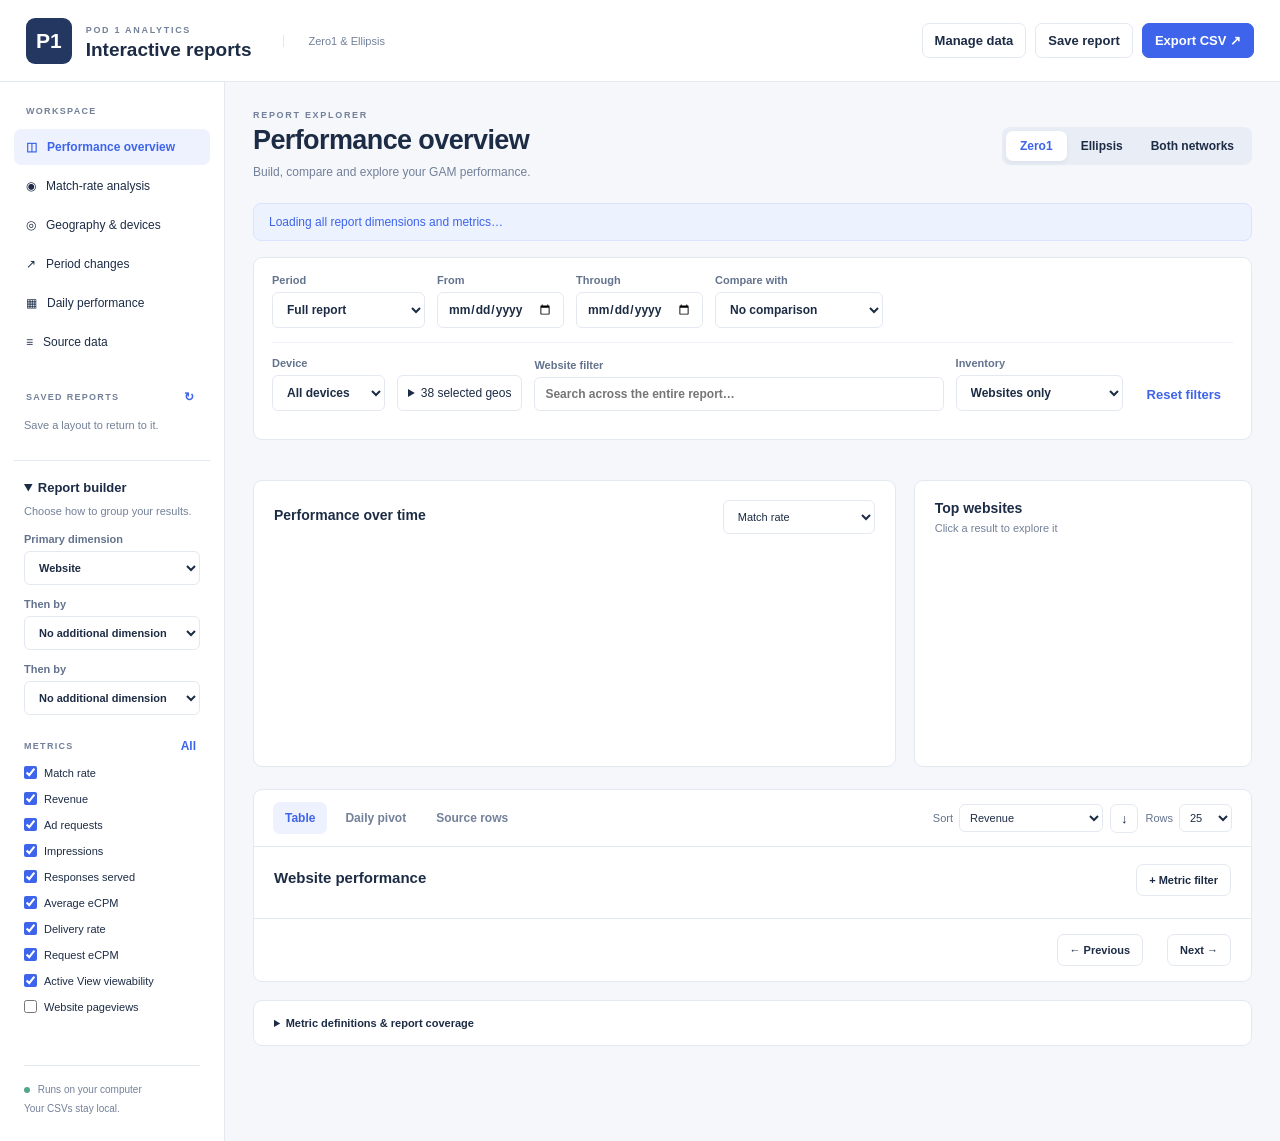
<file: index.html>
<!doctype html>
<html lang="en"><head><meta charset="utf-8"><meta name="viewport" content="width=device-width,initial-scale=1"><title>Pod 1 · Interactive reports</title><link rel="stylesheet" href="explorer.css"></head>
<body>
<header class="app-header"><div class="logo">P1</div><div><span class="eyebrow">POD 1 ANALYTICS</span><h1>Interactive reports</h1></div><span class="header-tag">Zero1 & Ellipsis</span><div class="header-actions"><button id="sourcesBtn">Manage data</button><button id="saveBtn">Save report</button><button class="primary" id="exportBtn">Export CSV ↗</button></div></header>
<div class="app-layout">
<aside class="sidebar">
 <div class="side-heading">WORKSPACE</div><button class="nav-item active" data-preset="overview">◫ &nbsp; Performance overview</button><button class="nav-item" data-preset="match">◉ &nbsp; Match-rate analysis</button><button class="nav-item" data-preset="geo">◎ &nbsp; Geography & devices</button><button class="nav-item" data-preset="changes">↗ &nbsp; Period changes</button><button class="nav-item" data-preset="daily">▦ &nbsp; Daily performance</button><button class="nav-item" data-preset="raw">≡ &nbsp; Source data</button>
 <div class="side-heading saved-heading">SAVED REPORTS <button id="savedToggle" title="Refresh saved reports">↻</button></div><div id="savedReports"><p class="muted small">Save a layout to return to it.</p></div>
 <details class="builder" open><summary>Report builder</summary><p class="small muted">Choose how to group your results.</p><label>Primary dimension<select id="dimension1"></select></label><label>Then by<select id="dimension2"></select></label><label>Then by<select id="dimension3"></select></label><div class="side-heading">METRICS <button id="allMetrics">All</button></div><div id="metricOptions"></div></details>
 <div class="side-foot"><span class="local-dot"></span> Runs on your computer<p id="storageStatus">Your CSVs stay local.</p></div>
</aside>
<main>
 <div class="title-row"><div><div class="eyebrow">REPORT EXPLORER</div><h2 id="reportTitle">Performance overview</h2><p id="reportSubtitle">Explore every dimension. Follow every change.</p></div><div class="network-switch" aria-label="Network"><button data-network="Zero1" class="active">Zero1</button><button data-network="Ellipsis">Ellipsis</button><button data-network="Both">Both networks</button></div></div>
 <div id="message" role="status" aria-live="polite"></div>
 <section class="panel filter-panel">
  <div class="filter-line"><label>Period<select id="period"><option value="full">Full report</option><option value="7">Last 7 report days</option><option value="14">Last 14 report days</option><option value="30">Last 30 report days</option><option value="custom">Custom dates</option></select></label><label>From<input type="date" id="start"></label><label>Through<input type="date" id="end"></label><label>Compare with<select id="compare"><option value="none">No comparison</option><option value="previous">Previous equal period</option><option value="custom">Custom period</option></select></label><label class="compare-custom" hidden>Compare from<input type="date" id="compareStart"></label><label class="compare-custom" hidden>Compare through<input type="date" id="compareEnd"></label></div>
  <div class="filter-line secondary-line"><label>Device<select id="device"><option value="All">All devices</option><option>Smartphone</option><option>Desktop</option></select></label><details class="geo-menu"><summary id="geoLabel">38 selected geos</summary><div class="geo-pop"><input type="search" id="geoSearch" placeholder="Find country"><div class="geo-buttons"><button id="allGeos">All available</button><button id="podGeos">Pod 1 geos</button><button id="clearGeos">Clear</button></div><div id="geoOptions"></div></div></details><label class="search-label">Website filter<input type="search" id="search" placeholder="Search across the entire report…"></label><label>Inventory<select id="inventory"><option value="websites">Websites only</option><option value="all">All reported inventory</option></select></label><button class="text-button" id="resetBtn">Reset filters</button></div>
  <div id="focusChips" class="focus-chips"></div><div id="coverage" class="coverage"></div>
 </section>
 <section id="kpis" class="kpis"></section>
 <section class="charts"><div class="panel trend-panel"><div class="panel-heading"><div><h3>Performance over time</h3><p id="chartSub" class="muted small"></p></div><select id="chartMetric" aria-label="Chart metric"></select></div><div id="trend"></div><div id="chartLegend" class="chart-legend"></div></div><div class="panel ranking-panel"><div class="panel-heading"><div><h3 id="rankingTitle">Top websites</h3><p class="muted small">Click a result to explore it</p></div></div><div id="ranking"></div></div></section>
 <section class="panel results-panel">
  <div class="results-toolbar"><div class="view-tabs"><button data-view="table" class="active">Table</button><button data-view="pivot">Daily pivot</button><button data-view="raw">Source rows</button></div><div class="table-actions"><label class="inline-label">Sort<select id="sortMetric"></select></label><button id="sortDir" aria-label="Reverse sort order">↓</button><label class="inline-label">Rows<select id="pageSize"><option>25</option><option>50</option><option>100</option></select></label></div></div>
  <div class="result-caption"><div><h3 id="tableTitle">Website performance</h3><p id="tableSub" class="muted small"></p></div><button id="addCondition">+ Metric filter</button></div>
  <div id="conditions" class="conditions"></div><p id="tableNote" class="table-note"></p><div class="table-scroll"><table id="results"></table></div><div class="pagination"><span id="rowCount"></span><div><button id="prev">← Previous</button><span id="pageLabel"></span><button id="next">Next →</button></div></div>
 </section>
 <details class="panel methodology"><summary>Metric definitions & report coverage</summary><div id="definitions"></div><p>Aggregated match rate and eCPM use summed counts and revenue. Source rows preserve the rates reported by GAM, so rounded source revenue can produce small differences in recalculated eCPM. Missing rows and zero denominators display n.a.</p><p>Active View viewability requires viewable and measurable impression counts for aggregation. Your files supply only its percentage: that original value is included in Source rows. Import those two additional counts to enable weighted viewability across dates, websites and devices.</p><p>Website pageviews are full-site totals for matching dates. They are available when grouping by website, optionally date or network, and are never repeated across country/device breakdowns. GAM geo/device filters do not change full-site pageviews.</p><p><a href="https://support.google.com/admanager/table/16431202?hl=en" target="_blank" rel="noopener">Google Ad Manager metric definitions ↗</a></p></details>
</main></div>
<dialog id="dataDialog"><div class="dialog-header"><div><h2>Manage your report data</h2><p class="muted">All processing and storage happen in this browser.</p></div><button data-close="dataDialog" aria-label="Close data manager">×</button></div><div id="sourceCards"></div><section class="import-form"><h3>Import a GAM report</h3><div class="filter-line"><label>Network<select id="importNetwork"><option>Zero1</option><option>Ellipsis</option></select></label><label>How to update<select id="importMode"><option value="replace">Replace this network</option><option value="merge">Add dates / replace overlapping dates</option></select></label><label class="button primary">Choose GAM CSV<input type="file" id="gamInput" accept=".csv" hidden></label></div><p class="small muted">Adding dates keeps existing days outside the upload; uploaded dates replace the entire day. Use exports with the same filters and currency (USD). All 4 dimensions and 9 metrics from your supplied exports are retained.</p></section><section class="import-form"><h3>Map website pageviews</h3><p class="small muted">Choose the network above. Import daily Date, Website, Pageviews. Optional name mapping: Website, Domain.</p><div class="filter-line"><label class="button">Import pageviews<input id="pvInput" type="file" accept=".csv" hidden></label><label class="button">Import name mapping<input id="mapInput" type="file" accept=".csv" hidden></label><button id="pvTemplate">Pageviews template</button><button id="mapTemplate">Mapping template</button></div><p id="pvStatus" class="small"></p></section><p id="importStatus" role="status"></p></dialog>
<dialog id="saveDialog"><div class="dialog-header"><h2>Save this report</h2><button data-close="saveDialog" aria-label="Close save report">×</button></div><p class="muted">Save dimensions, metrics, filters, dates and comparison settings in this browser.</p><label>Report name<input id="saveName" maxlength="80" placeholder="e.g. US smartphone match rates"></label><button id="confirmSave" class="primary">Save report</button><p id="saveStatus" role="status"></p></dialog>
<script src="analysis-core.js"></script><script src="report-core.js"></script><script src="explorer.js"></script></body></html>
</file>
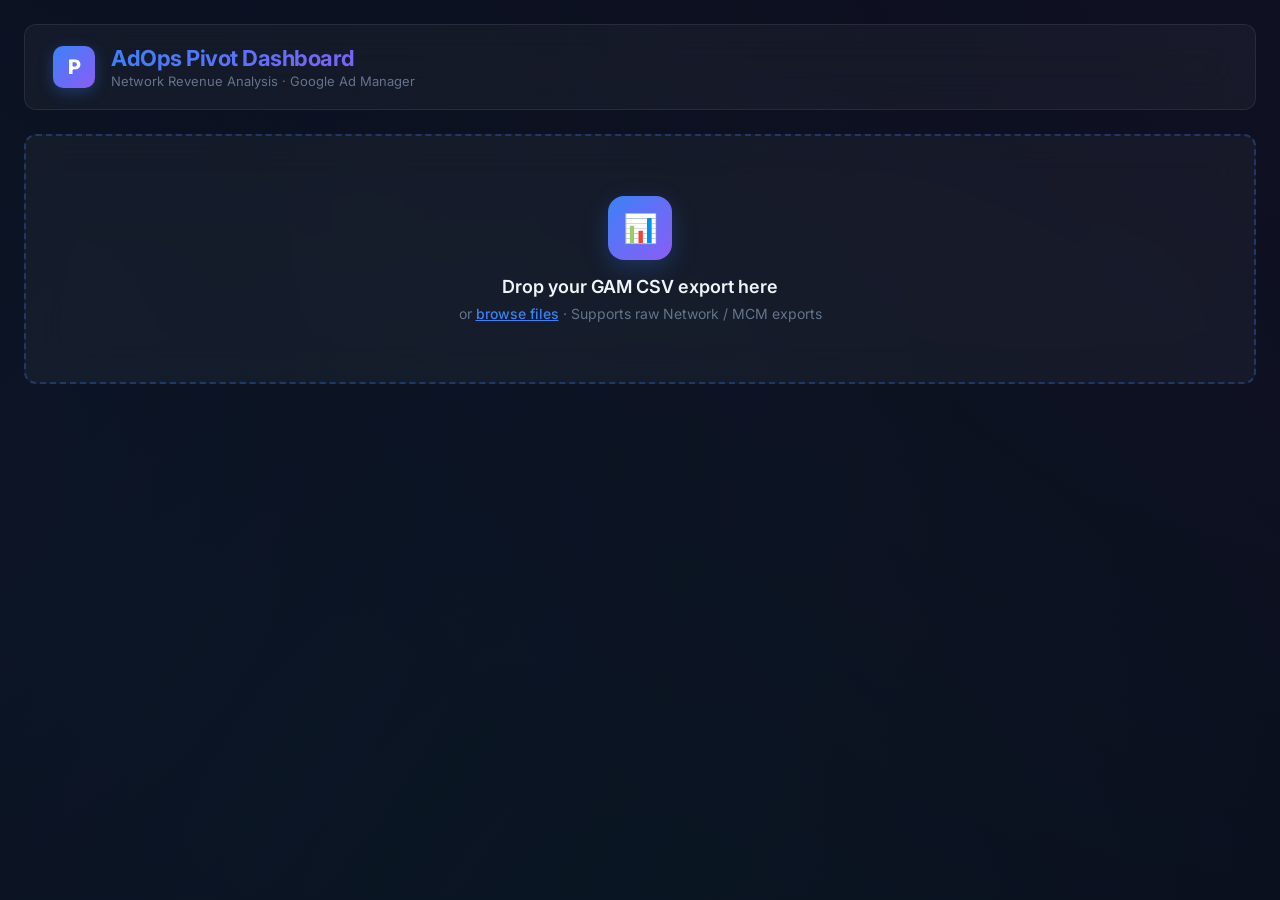
<file: backup/index.html>
<!DOCTYPE html>
<html lang="en">
<head>
<meta charset="UTF-8">
<meta name="viewport" content="width=device-width, initial-scale=1.0">
<title>AdOps Pivot Dashboard</title>
<link rel="preconnect" href="https://fonts.googleapis.com">
<link href="https://fonts.googleapis.com/css2?family=Inter:wght@300;400;500;600;700;800;900&display=swap" rel="stylesheet">
<style>
:root {
  --bg-primary: #0a0e1a;
  --bg-secondary: #111827;
  --bg-card: rgba(17, 24, 39, 0.7);
  --bg-glass: rgba(255,255,255,0.04);
  --border-glass: rgba(255,255,255,0.08);
  --text-primary: #f1f5f9;
  --text-secondary: #94a3b8;
  --text-muted: #64748b;
  --accent-blue: #3b82f6;
  --accent-purple: #8b5cf6;
  --accent-cyan: #06b6d4;
  --green: #10b981;
  --green-bg: rgba(16, 185, 129, 0.12);
  --yellow: #f59e0b;
  --yellow-bg: rgba(245, 158, 11, 0.12);
  --red: #ef4444;
  --red-bg: rgba(239, 68, 68, 0.12);
  --critical: #dc2626;
  --critical-bg: rgba(220, 38, 38, 0.15);
  --gradient-1: linear-gradient(135deg, #3b82f6, #8b5cf6);
  --gradient-2: linear-gradient(135deg, #06b6d4, #3b82f6);
  --gradient-3: linear-gradient(135deg, #8b5cf6, #ec4899);
  --shadow-lg: 0 25px 50px -12px rgba(0,0,0,0.5);
  --radius: 12px;
  --radius-sm: 8px;
  --transition: all 0.3s cubic-bezier(0.4, 0, 0.2, 1);
}

* { margin: 0; padding: 0; box-sizing: border-box; }

body {
  font-family: 'Inter', -apple-system, sans-serif;
  background: var(--bg-primary);
  color: var(--text-primary);
  min-height: 100vh;
  overflow-x: hidden;
}

/* Animated background */
body::before {
  content: '';
  position: fixed;
  top: -50%;
  left: -50%;
  width: 200%;
  height: 200%;
  background: radial-gradient(circle at 20% 50%, rgba(59,130,246,0.06) 0%, transparent 50%),
              radial-gradient(circle at 80% 20%, rgba(139,92,246,0.05) 0%, transparent 50%),
              radial-gradient(circle at 50% 80%, rgba(6,182,212,0.04) 0%, transparent 50%);
  animation: bgFloat 20s ease-in-out infinite;
  z-index: 0;
  pointer-events: none;
}

@keyframes bgFloat {
  0%, 100% { transform: translate(0, 0) rotate(0deg); }
  33% { transform: translate(20px, -30px) rotate(1deg); }
  66% { transform: translate(-15px, 15px) rotate(-1deg); }
}

.container {
  max-width: 1600px;
  margin: 0 auto;
  padding: 24px;
  position: relative;
  z-index: 1;
}

/* Header */
.header {
  display: flex;
  align-items: center;
  justify-content: space-between;
  padding: 20px 28px;
  background: var(--bg-glass);
  backdrop-filter: blur(20px);
  border: 1px solid var(--border-glass);
  border-radius: var(--radius);
  margin-bottom: 24px;
  animation: slideDown 0.6s ease;
}

@keyframes slideDown {
  from { opacity: 0; transform: translateY(-20px); }
  to { opacity: 1; transform: translateY(0); }
}

.header-left {
  display: flex;
  align-items: center;
  gap: 16px;
}

.logo {
  width: 42px;
  height: 42px;
  background: var(--gradient-1);
  border-radius: 10px;
  display: flex;
  align-items: center;
  justify-content: center;
  font-size: 20px;
  font-weight: 800;
  color: white;
  box-shadow: 0 4px 15px rgba(59,130,246,0.3);
}

.header h1 {
  font-size: 22px;
  font-weight: 700;
  background: var(--gradient-1);
  -webkit-background-clip: text;
  -webkit-text-fill-color: transparent;
  letter-spacing: -0.5px;
}

.header-subtitle {
  font-size: 13px;
  color: var(--text-muted);
  margin-top: 2px;
}

.header-right {
  display: flex;
  align-items: center;
  gap: 12px;
}

/* Upload Zone */
.upload-zone {
  position: relative;
  border: 2px dashed rgba(59,130,246,0.3);
  border-radius: var(--radius);
  padding: 60px 40px;
  text-align: center;
  background: var(--bg-glass);
  backdrop-filter: blur(20px);
  transition: var(--transition);
  cursor: pointer;
  margin-bottom: 24px;
  animation: fadeIn 0.8s ease 0.2s both;
}

@keyframes fadeIn {
  from { opacity: 0; transform: translateY(10px); }
  to { opacity: 1; transform: translateY(0); }
}

.upload-zone:hover, .upload-zone.dragover {
  border-color: var(--accent-blue);
  background: rgba(59,130,246,0.06);
  transform: translateY(-2px);
  box-shadow: 0 8px 30px rgba(59,130,246,0.15);
}

.upload-zone input { display: none; }

.upload-icon {
  width: 64px;
  height: 64px;
  margin: 0 auto 16px;
  background: var(--gradient-1);
  border-radius: 16px;
  display: flex;
  align-items: center;
  justify-content: center;
  font-size: 28px;
  box-shadow: 0 8px 25px rgba(59,130,246,0.25);
}

.upload-title {
  font-size: 18px;
  font-weight: 600;
  margin-bottom: 8px;
}

.upload-desc {
  font-size: 14px;
  color: var(--text-muted);
}

.upload-desc span {
  color: var(--accent-blue);
  font-weight: 500;
  text-decoration: underline;
  cursor: pointer;
}

/* Processing loader */
.loader-wrap {
  display: none;
  text-align: center;
  padding: 60px;
}

.loader-wrap.active { display: block; }

.spinner {
  width: 48px;
  height: 48px;
  border: 4px solid rgba(59,130,246,0.2);
  border-top-color: var(--accent-blue);
  border-radius: 50%;
  animation: spin 0.8s linear infinite;
  margin: 0 auto 16px;
}

@keyframes spin { to { transform: rotate(360deg); } }

/* Dashboard */
#dashboard { display: none; }
#dashboard.active { display: block; }

/* Stats Row */
.stats-row {
  display: grid;
  grid-template-columns: repeat(auto-fit, minmax(220px, 1fr));
  gap: 16px;
  margin-bottom: 24px;
}

.stat-card {
  background: var(--bg-glass);
  backdrop-filter: blur(20px);
  border: 1px solid var(--border-glass);
  border-radius: var(--radius);
  padding: 20px 24px;
  transition: var(--transition);
  animation: fadeIn 0.6s ease both;
}

.stat-card:hover {
  transform: translateY(-3px);
  border-color: rgba(255,255,255,0.12);
  box-shadow: var(--shadow-lg);
}

.stat-card .label {
  font-size: 12px;
  font-weight: 500;
  color: var(--text-muted);
  text-transform: uppercase;
  letter-spacing: 0.8px;
  margin-bottom: 8px;
}

.stat-card .value {
  font-size: 28px;
  font-weight: 800;
  letter-spacing: -1px;
}

.stat-card .sub {
  font-size: 12px;
  color: var(--text-secondary);
  margin-top: 4px;
}

.stat-card.green .value { color: var(--green); }
.stat-card.yellow .value { color: var(--yellow); }
.stat-card.red .value { color: var(--red); }
.stat-card.critical .value { color: var(--critical); }
.stat-card.blue .value {
  background: var(--gradient-2);
  -webkit-background-clip: text;
  -webkit-text-fill-color: transparent;
}
.stat-card.purple .value {
  background: var(--gradient-3);
  -webkit-background-clip: text;
  -webkit-text-fill-color: transparent;
}

/* Insights Section */
.insights-grid {
  display: grid;
  grid-template-columns: 1fr 1fr 1fr;
  gap: 16px;
  margin-bottom: 24px;
}

.insight-card {
  background: var(--bg-glass);
  backdrop-filter: blur(20px);
  border: 1px solid var(--border-glass);
  border-radius: var(--radius);
  padding: 20px;
  animation: fadeIn 0.7s ease both;
}

.insight-card h3 {
  font-size: 14px;
  font-weight: 600;
  margin-bottom: 14px;
  display: flex;
  align-items: center;
  gap: 8px;
}

.insight-item {
  display: flex;
  align-items: center;
  justify-content: space-between;
  padding: 8px 12px;
  background: rgba(255,255,255,0.02);
  border-radius: var(--radius-sm);
  margin-bottom: 6px;
  transition: var(--transition);
  font-size: 13px;
}

.insight-item:hover {
  background: rgba(255,255,255,0.05);
}

.insight-item .rank {
  width: 22px;
  height: 22px;
  border-radius: 6px;
  display: flex;
  align-items: center;
  justify-content: center;
  font-size: 11px;
  font-weight: 700;
  margin-right: 10px;
  flex-shrink: 0;
}

.insight-item .site-name {
  flex: 1;
  white-space: nowrap;
  overflow: hidden;
  text-overflow: ellipsis;
  font-weight: 500;
}

.insight-item .metric {
  font-weight: 700;
  margin-left: 12px;
  white-space: nowrap;
}

/* Toolbar */
.toolbar {
  display: flex;
  align-items: center;
  gap: 12px;
  flex-wrap: wrap;
  margin-bottom: 16px;
  padding: 16px 20px;
  background: var(--bg-glass);
  backdrop-filter: blur(20px);
  border: 1px solid var(--border-glass);
  border-radius: var(--radius);
}

.search-box {
  flex: 1;
  min-width: 260px;
  position: relative;
}

.search-box input {
  width: 100%;
  padding: 10px 14px 10px 40px;
  background: rgba(255,255,255,0.05);
  border: 1px solid rgba(255,255,255,0.1);
  border-radius: var(--radius-sm);
  color: var(--text-primary);
  font-family: inherit;
  font-size: 14px;
  transition: var(--transition);
  outline: none;
}

.search-box input:focus {
  border-color: var(--accent-blue);
  background: rgba(59,130,246,0.06);
  box-shadow: 0 0 0 3px rgba(59,130,246,0.1);
}

.search-box input::placeholder { color: var(--text-muted); }

.search-box::before {
  content: '🔍';
  position: absolute;
  left: 13px;
  top: 50%;
  transform: translateY(-50%);
  font-size: 14px;
}

.filter-group {
  display: flex;
  align-items: center;
  gap: 6px;
}

.filter-btn {
  padding: 8px 14px;
  border-radius: var(--radius-sm);
  border: 1px solid rgba(255,255,255,0.1);
  background: transparent;
  color: var(--text-secondary);
  font-family: inherit;
  font-size: 12px;
  font-weight: 500;
  cursor: pointer;
  transition: var(--transition);
  white-space: nowrap;
}

.filter-btn:hover {
  background: rgba(255,255,255,0.06);
  color: var(--text-primary);
}

.filter-btn.active {
  background: var(--accent-blue);
  border-color: var(--accent-blue);
  color: white;
}

.filter-btn.active.green-f { background: var(--green); border-color: var(--green); }
.filter-btn.active.yellow-f { background: var(--yellow); border-color: var(--yellow); color: #000; }
.filter-btn.active.red-f { background: var(--red); border-color: var(--red); }
.filter-btn.active.critical-f { background: var(--critical); border-color: var(--critical); }

.toolbar-right {
  display: flex;
  align-items: center;
  gap: 8px;
  margin-left: auto;
}

.count-badge {
  font-size: 12px;
  color: var(--text-muted);
  padding: 6px 12px;
  background: rgba(255,255,255,0.04);
  border-radius: 20px;
}

.btn {
  padding: 9px 18px;
  border-radius: var(--radius-sm);
  border: none;
  font-family: inherit;
  font-size: 13px;
  font-weight: 600;
  cursor: pointer;
  transition: var(--transition);
  display: flex;
  align-items: center;
  gap: 6px;
}

.btn-primary {
  background: var(--gradient-1);
  color: white;
  box-shadow: 0 4px 12px rgba(59,130,246,0.3);
}

.btn-primary:hover {
  transform: translateY(-1px);
  box-shadow: 0 6px 20px rgba(59,130,246,0.4);
}

.btn-secondary {
  background: rgba(255,255,255,0.06);
  color: var(--text-primary);
  border: 1px solid rgba(255,255,255,0.1);
}

.btn-secondary:hover {
  background: rgba(255,255,255,0.1);
}

select.sort-select {
  padding: 9px 14px;
  background: rgba(255,255,255,0.05);
  border: 1px solid rgba(255,255,255,0.1);
  border-radius: var(--radius-sm);
  color: var(--text-primary);
  font-family: inherit;
  font-size: 13px;
  outline: none;
  cursor: pointer;
}

select.sort-select option { background: var(--bg-secondary); }

/* Table */
.table-wrap {
  background: var(--bg-glass);
  backdrop-filter: blur(20px);
  border: 1px solid var(--border-glass);
  border-radius: var(--radius);
  overflow: hidden;
}

.table-scroll {
  overflow-x: auto;
  max-height: 75vh;
  overflow-y: auto;
}

table {
  width: 100%;
  border-collapse: collapse;
  font-size: 13px;
}

thead {
  position: sticky;
  top: 0;
  z-index: 10;
}

thead th {
  background: rgba(17, 24, 39, 0.95);
  backdrop-filter: blur(10px);
  padding: 12px 14px;
  text-align: right;
  font-weight: 600;
  font-size: 11px;
  text-transform: uppercase;
  letter-spacing: 0.6px;
  color: var(--text-muted);
  border-bottom: 1px solid rgba(255,255,255,0.06);
  white-space: nowrap;
  cursor: pointer;
  user-select: none;
  transition: var(--transition);
}

thead th:hover {
  color: var(--text-primary);
  background: rgba(59,130,246,0.08);
}

thead th:first-child { text-align: left; position: sticky; left: 0; z-index: 11; min-width: 200px; }

thead th .sort-arrow {
  margin-left: 4px;
  opacity: 0.3;
  font-size: 10px;
}

thead th.sorted .sort-arrow { opacity: 1; color: var(--accent-blue); }

tbody tr {
  transition: var(--transition);
  border-bottom: 1px solid rgba(255,255,255,0.03);
}

tbody tr:hover {
  background: rgba(59,130,246,0.04);
}

tbody td {
  padding: 10px 14px;
  text-align: right;
  white-space: nowrap;
  color: var(--text-secondary);
}

tbody td:first-child {
  text-align: left;
  font-weight: 500;
  color: var(--text-primary);
  position: sticky;
  left: 0;
  background: var(--bg-primary);
  z-index: 5;
  max-width: 280px;
  overflow: hidden;
  text-overflow: ellipsis;
}

tbody tr:hover td:first-child { background: rgba(10, 14, 26, 0.95); }

.rev-cell { font-variant-numeric: tabular-nums; }

.total-rev {
  font-weight: 700;
  color: var(--text-primary);
}

.change-cell {
  font-weight: 600;
  font-variant-numeric: tabular-nums;
}

.change-positive { color: var(--green); }
.change-negative { color: var(--red); }

.status-badge {
  display: inline-flex;
  align-items: center;
  gap: 4px;
  padding: 3px 10px;
  border-radius: 20px;
  font-size: 11px;
  font-weight: 600;
  white-space: nowrap;
}

.status-green { background: var(--green-bg); color: var(--green); }
.status-yellow { background: var(--yellow-bg); color: var(--yellow); }
.status-red { background: var(--red-bg); color: var(--red); }
.status-critical { background: var(--critical-bg); color: var(--critical); }

/* Revenue heatmap coloring */
.rev-high { color: var(--green); }
.rev-mid { color: var(--text-secondary); }
.rev-low { color: var(--text-muted); }

/* Mini bar chart in cells */
.mini-bar-wrap {
  display: flex;
  align-items: center;
  gap: 6px;
  justify-content: flex-end;
}

.mini-bar {
  width: 50px;
  height: 4px;
  background: rgba(255,255,255,0.06);
  border-radius: 2px;
  overflow: hidden;
}

.mini-bar-fill {
  height: 100%;
  border-radius: 2px;
  transition: width 0.4s ease;
}

/* Match rate bar */
.matchrate-bar .mini-bar-fill { background: var(--accent-cyan); }

/* Metric Tabs */
.metric-tabs {
  display: flex;
  align-items: center;
  gap: 4px;
  padding: 6px;
  background: rgba(255,255,255,0.03);
  border-radius: 10px;
  margin-bottom: 16px;
  border: 1px solid var(--border-glass);
  width: fit-content;
}

.metric-tab {
  padding: 9px 20px;
  border-radius: 8px;
  border: none;
  background: transparent;
  color: var(--text-muted);
  font-family: inherit;
  font-size: 13px;
  font-weight: 500;
  cursor: pointer;
  transition: var(--transition);
  white-space: nowrap;
  display: flex;
  align-items: center;
  gap: 6px;
}

.metric-tab:hover {
  color: var(--text-primary);
  background: rgba(255,255,255,0.05);
}

.metric-tab.active {
  background: var(--accent-blue);
  color: white;
  box-shadow: 0 2px 8px rgba(59,130,246,0.3);
}

.metric-tab.active[data-metric="ecpm"] {
  background: var(--accent-purple);
  box-shadow: 0 2px 8px rgba(139,92,246,0.3);
}

.metric-tab.active[data-metric="matchRate"] {
  background: var(--accent-cyan);
  box-shadow: 0 2px 8px rgba(6,182,212,0.3);
}

.metric-tab.active[data-metric="adRequests"] {
  background: #f59e0b;
  color: #000;
  box-shadow: 0 2px 8px rgba(245,158,11,0.3);
}

.metric-indicator {
  font-size: 10px;
  padding: 2px 6px;
  border-radius: 4px;
  background: rgba(255,255,255,0.15);
  font-weight: 600;
}

/* Footer */
.table-footer {
  display: flex;
  justify-content: space-between;
  align-items: center;
  padding: 12px 20px;
  border-top: 1px solid rgba(255,255,255,0.06);
  font-size: 12px;
  color: var(--text-muted);
}

/* Tooltip */
.tooltip {
  position: relative;
}

.tooltip:hover::after {
  content: attr(data-tip);
  position: absolute;
  bottom: 100%;
  left: 50%;
  transform: translateX(-50%);
  background: var(--bg-secondary);
  color: var(--text-primary);
  padding: 6px 12px;
  border-radius: 6px;
  font-size: 12px;
  white-space: nowrap;
  box-shadow: var(--shadow-lg);
  border: 1px solid var(--border-glass);
  z-index: 100;
}

/* Responsive */
@media (max-width: 1100px) {
  .insights-grid { grid-template-columns: 1fr; }
  .stats-row { grid-template-columns: repeat(3, 1fr); }
}

@media (max-width: 768px) {
  .container { padding: 12px; }
  .header { flex-direction: column; gap: 12px; text-align: center; }
  .stats-row { grid-template-columns: repeat(2, 1fr); }
  .toolbar { flex-direction: column; align-items: stretch; }
  .toolbar-right { margin-left: 0; justify-content: space-between; }
  .search-box { min-width: unset; }
}

/* Scrollbar */
::-webkit-scrollbar { width: 6px; height: 6px; }
::-webkit-scrollbar-track { background: transparent; }
::-webkit-scrollbar-thumb { background: rgba(255,255,255,0.12); border-radius: 3px; }
::-webkit-scrollbar-thumb:hover { background: rgba(255,255,255,0.2); }

/* New file badge */
.file-badge {
  display: inline-flex;
  align-items: center;
  gap: 6px;
  padding: 6px 14px;
  background: rgba(59,130,246,0.1);
  border: 1px solid rgba(59,130,246,0.2);
  border-radius: 20px;
  font-size: 12px;
  color: var(--accent-blue);
  font-weight: 500;
}

/* animate rows */
tbody tr { animation: rowFadeIn 0.3s ease both; }
@keyframes rowFadeIn {
  from { opacity: 0; transform: translateX(-10px); }
  to { opacity: 1; transform: translateX(0); }
}

/* Revenue sparkline-style day cells */
.day-cell { font-variant-numeric: tabular-nums; }

/* Top bar mini chart */
.revenue-trend {
  display: flex;
  align-items: flex-end;
  gap: 2px;
  height: 32px;
  margin-top: 8px;
}

.revenue-trend .bar {
  flex: 1;
  background: var(--gradient-2);
  border-radius: 2px 2px 0 0;
  min-width: 4px;
  transition: height 0.4s ease;
  opacity: 0.7;
}

.revenue-trend .bar:hover { opacity: 1; }
</style>
</head>
<body>

<div class="container">
  <!-- Header -->
  <div class="header">
    <div class="header-left">
      <div class="logo">P</div>
      <div>
        <h1>AdOps Pivot Dashboard</h1>
        <div class="header-subtitle">Network Revenue Analysis · Google Ad Manager</div>
      </div>
    </div>
    <div class="header-right" id="headerRight">
      <button class="btn btn-secondary" id="newFileBtn" style="display:none" onclick="resetDashboard()">📂 Load New File</button>
    </div>
  </div>

  <!-- Upload Zone -->
  <div class="upload-zone" id="uploadZone">
    <input type="file" id="fileInput" accept=".csv">
    <div class="upload-icon">📊</div>
    <div class="upload-title">Drop your GAM CSV export here</div>
    <div class="upload-desc">or <span onclick="document.getElementById('fileInput').click()">browse files</span> · Supports raw Network / MCM exports</div>
  </div>

  <!-- Loader -->
  <div class="loader-wrap" id="loader">
    <div class="spinner"></div>
    <div style="font-size:16px;font-weight:600;margin-bottom:6px">Processing your data...</div>
    <div style="font-size:13px;color:var(--text-muted)">Detecting columns, building pivot table</div>
  </div>

  <!-- Dashboard -->
  <div id="dashboard">
    <!-- Stats Row -->
    <div class="stats-row" id="statsRow"></div>

    <!-- Insights Grid -->
    <div class="insights-grid" id="insightsGrid"></div>

    <!-- Toolbar -->
    <div class="toolbar">
      <div class="search-box">
        <input type="text" id="searchInput" placeholder="Search sites..." oninput="applyFilters()">
      </div>
      <div class="filter-group">
        <button class="filter-btn active" data-filter="all" onclick="toggleFilter(this)">All</button>
        <button class="filter-btn green-f" data-filter="green" onclick="toggleFilter(this)">🟢 Spike</button>
        <button class="filter-btn yellow-f" data-filter="yellow" onclick="toggleFilter(this)">🟡 Drop</button>
        <button class="filter-btn red-f" data-filter="red" onclick="toggleFilter(this)">🔴 Red</button>
        <button class="filter-btn critical-f" data-filter="critical" onclick="toggleFilter(this)">🚨 Critical</button>
        <button class="filter-btn" data-filter="normal" onclick="toggleFilter(this)">⚪ Normal</button>
      </div>
      <div class="toolbar-right">
        <select class="sort-select" id="sortSelect" onchange="applySort()">
          <option value="total_desc">Revenue ↓</option>
          <option value="total_asc">Revenue ↑</option>
          <option value="change_desc">Change % ↓</option>
          <option value="change_asc">Change % ↑</option>
          <option value="d7_desc">D7 Revenue ↓</option>
          <option value="match_desc">Match Rate ↓</option>
          <option value="ecpm_desc">eCPM ↓</option>
          <option value="requests_desc">Ad Requests ↓</option>
        </select>
        <span class="count-badge" id="countBadge">0 sites</span>
        <button class="btn btn-primary" onclick="exportCSV()">⬇ Export CSV</button>
      </div>
    </div>

    <!-- Metric Tabs -->
    <div class="metric-tabs" id="metricTabs">
      <button class="metric-tab active" data-metric="revenue" onclick="switchMetric(this)">💰 Revenue</button>
      <button class="metric-tab" data-metric="ecpm" onclick="switchMetric(this)">📊 eCPM</button>
      <button class="metric-tab" data-metric="matchRate" onclick="switchMetric(this)">🎯 Match Rate</button>
      <button class="metric-tab" data-metric="adRequests" onclick="switchMetric(this)">📡 Ad Requests</button>
    </div>

    <!-- Table -->
    <div class="table-wrap">
      <div class="table-scroll">
        <table id="pivotTable">
          <thead id="tableHead"></thead>
          <tbody id="tableBody"></tbody>
        </table>
      </div>
      <div class="table-footer">
        <span id="footerInfo">Ready</span>
        <span id="footerDates"></span>
      </div>
    </div>
  </div>
</div>

<script>
// Global state
let allData = [];
let filteredData = [];
let dateLabels = [];
let currentFilter = 'all';
let currentSort = 'total_desc';
let maxRevenue = 0;
let currentMetric = 'revenue';

// ── File Upload ──
const uploadZone = document.getElementById('uploadZone');
const fileInput = document.getElementById('fileInput');

uploadZone.addEventListener('click', () => fileInput.click());
uploadZone.addEventListener('dragover', e => { e.preventDefault(); uploadZone.classList.add('dragover'); });
uploadZone.addEventListener('dragleave', () => uploadZone.classList.remove('dragover'));
uploadZone.addEventListener('drop', e => {
  e.preventDefault();
  uploadZone.classList.remove('dragover');
  if (e.dataTransfer.files.length) processFile(e.dataTransfer.files[0]);
});
fileInput.addEventListener('change', e => { if (e.target.files.length) processFile(e.target.files[0]); });

function resetDashboard() {
  document.getElementById('dashboard').classList.remove('active');
  uploadZone.style.display = '';
  document.getElementById('newFileBtn').style.display = 'none';
  fileInput.value = '';
}

function processFile(file) {
  if (!file.name.endsWith('.csv')) { alert('Please upload a CSV file.'); return; }
  uploadZone.style.display = 'none';
  document.getElementById('loader').classList.add('active');

  const reader = new FileReader();
  reader.onload = e => {
    setTimeout(() => {
      try {
        parseAndProcess(e.target.result, file.name);
      } catch(err) {
        alert('Error processing file: ' + err.message);
        uploadZone.style.display = '';
      }
      document.getElementById('loader').classList.remove('active');
    }, 400);
  };
  reader.readAsText(file);
}

// ── CSV Parser ──
function parseCSV(text) {
  const rows = [];
  let current = '';
  let inQuotes = false;
  const lines = text.split('\n');
  
  for (const line of lines) {
    const trimmed = line.replace(/\r$/, '');
    if (!trimmed && !inQuotes) continue;
    
    const cells = [];
    let cell = '';
    for (let i = 0; i < trimmed.length; i++) {
      const ch = trimmed[i];
      if (ch === '"') { inQuotes = !inQuotes; }
      else if (ch === ',' && !inQuotes) { cells.push(cell.trim()); cell = ''; }
      else { cell += ch; }
    }
    cells.push(cell.trim());
    rows.push(cells);
  }
  return rows;
}

function pf(val) {
  const n = parseFloat(String(val).replace(/,/g, ''));
  return isNaN(n) ? 0 : n;
}

// ── Main Processing ──
function parseAndProcess(text, fileName) {
  const rows = parseCSV(text);
  if (!rows.length) throw new Error('Empty file');

  // Detect header row
  let headerIdx = -1;
  let colMap = {};
  for (let i = 0; i < Math.min(rows.length, 10); i++) {
    const lower = rows[i].map(c => c.toLowerCase());
    const hasDate = lower.some(c => c.includes('date'));
    const hasSite = lower.some(c => c.includes('site'));
    const hasRev = lower.some(c => c.includes('revenue'));
    if (hasDate && hasSite && hasRev) {
      headerIdx = i;
      lower.forEach((c, j) => colMap[c] = j);
      break;
    }
  }
  if (headerIdx < 0) throw new Error('Could not detect header row.');

  const header = rows[headerIdx].map(c => c.toLowerCase().trim());
  
  // Dynamic column detection
  let dateCol = -1, siteCol = -1, revCol = -1, mrCol = -1, ecpmCol = -1, arCol = -1;
  header.forEach((c, j) => {
    if (c.includes('date') && dateCol < 0) dateCol = j;
    else if ((c === 'site' || c === 'site (dcm)') && siteCol < 0) siteCol = j;
    else if (c.includes('revenue') && revCol < 0) revCol = j;
    else if (c.includes('match rate') && mrCol < 0) mrCol = j;
    else if ((c.includes('average ecpm') || (c.includes('ecpm') && !c.includes('total'))) && ecpmCol < 0) ecpmCol = j;
    else if (c.includes('total ad requests') && arCol < 0) arCol = j;
    else if (c.includes('ad exchange total requests') && arCol < 0) arCol = j;
  });

  if (dateCol < 0 || siteCol < 0 || revCol < 0) throw new Error('Missing required columns.');

  // Parse data
  const siteDate = {};
  const allDates = new Set();
  const skipSites = new Set(['', 'total', 'grand total', 'web caches and other', '(blank)']);

  for (let i = headerIdx + 1; i < rows.length; i++) {
    const row = rows[i];
    if (!row || row.length <= Math.max(dateCol, siteCol, revCol)) continue;
    
    const date = row[dateCol]?.trim();
    const site = row[siteCol]?.trim();
    if (!date || !site || skipSites.has(site.toLowerCase())) continue;
    if (!/^\d{4}-\d{2}-\d{2}$/.test(date)) continue;

    allDates.add(date);
    if (!siteDate[site]) siteDate[site] = {};
    if (!siteDate[site][date]) siteDate[site][date] = { revenue: 0, match_rate: 0, ecpm: 0, ad_requests: 0 };

    const entry = siteDate[site][date];
    entry.revenue += pf(row[revCol]);
    if (mrCol >= 0 && mrCol < row.length) entry.match_rate = pf(row[mrCol]);
    if (ecpmCol >= 0 && ecpmCol < row.length) entry.ecpm = pf(row[ecpmCol]);
    if (arCol >= 0 && arCol < row.length) entry.ad_requests += pf(row[arCol]);
  }

  const sortedDates = [...allDates].sort();
  const pivotDates = sortedDates.slice(-7);
  
  dateLabels = pivotDates.map(d => {
    const dt = new Date(d + 'T00:00:00');
    return dt.toLocaleDateString('en-GB', { day: '2-digit', month: 'short' });
  });

  // Build pivot
  allData = [];
  for (const [site, dateData] of Object.entries(siteDate)) {
    const revenues = pivotDates.map(d => dateData[d]?.revenue || 0);
    const ecpms = pivotDates.map(d => dateData[d]?.ecpm || 0);
    const matchRates = pivotDates.map(d => dateData[d]?.match_rate || 0);
    const adRequestsArr = pivotDates.map(d => Math.round(dateData[d]?.ad_requests || 0));
    const totalRev = revenues.reduce((a, b) => a + b, 0);
    const latest = dateData[pivotDates[pivotDates.length - 1]] || {};
    
    const d7 = revenues[revenues.length - 1] || 0;
    const d1d6 = revenues.slice(0, -1);
    const avgD1D6 = d1d6.length ? d1d6.reduce((a, b) => a + b, 0) / d1d6.length : 0;
    const changePct = avgD1D6 > 0 ? ((d7 - avgD1D6) / avgD1D6) * 100 : 0;

    let status = '';
    if (changePct < -70) status = 'critical';
    else if (changePct < -50) status = 'red';
    else if (changePct <= -20) status = 'yellow';
    else if (changePct > 10) status = 'green';
    else status = 'normal';

    // Totals / averages for each metric across the period
    const totalAdRequests = adRequestsArr.reduce((a, b) => a + b, 0);
    const avgEcpm = ecpms.filter(v => v > 0).length ? ecpms.reduce((a, b) => a + b, 0) / ecpms.filter(v => v > 0).length : 0;
    const avgMatchRate = matchRates.filter(v => v > 0).length ? matchRates.reduce((a, b) => a + b, 0) / matchRates.filter(v => v > 0).length : 0;

    allData.push({
      site,
      revenues,
      ecpms,
      matchRates,
      adRequestsArr,
      totalRevenue: totalRev,
      totalAdRequests,
      avgEcpm,
      avgMatchRate,
      matchRate: (latest.match_rate || 0),
      ecpm: latest.ecpm || 0,
      adRequests: Math.round(latest.ad_requests || 0),
      changePct,
      status
    });
  }

  maxRevenue = Math.max(...allData.map(d => d.totalRevenue), 1);

  // Show dashboard
  document.getElementById('dashboard').classList.add('active');
  document.getElementById('newFileBtn').style.display = '';
  
  renderStats();
  renderInsights();
  renderTableHeader();
  applySort();
}

// ── Render Stats ──
function renderStats() {
  const total = allData.reduce((a, d) => a + d.totalRevenue, 0);
  const avgRev = total / (allData.length || 1);
  const greens = allData.filter(d => d.status === 'green').length;
  const yellows = allData.filter(d => d.status === 'yellow').length;
  const reds = allData.filter(d => d.status === 'red').length;
  const crits = allData.filter(d => d.status === 'critical').length;

  document.getElementById('statsRow').innerHTML = `
    <div class="stat-card blue" style="animation-delay:0.1s">
      <div class="label">Total Revenue (7 Days)</div>
      <div class="value">$${total.toLocaleString('en-US', {minimumFractionDigits:2, maximumFractionDigits:2})}</div>
      <div class="sub">${allData.length} sites tracked</div>
    </div>
    <div class="stat-card purple" style="animation-delay:0.15s">
      <div class="label">Avg Revenue / Site</div>
      <div class="value">$${avgRev.toFixed(2)}</div>
      <div class="sub">across ${dateLabels.length} days</div>
    </div>
    <div class="stat-card green" style="animation-delay:0.2s">
      <div class="label">Spikes (> +10%)</div>
      <div class="value">${greens}</div>
      <div class="sub">🟢 Revenue increasing</div>
    </div>
    <div class="stat-card yellow" style="animation-delay:0.25s">
      <div class="label">Drops (-20% to -30%)</div>
      <div class="value">${yellows}</div>
      <div class="sub">🟡 Watch closely</div>
    </div>
    <div class="stat-card red" style="animation-delay:0.3s">
      <div class="label">Red (> -50%)</div>
      <div class="value">${reds}</div>
      <div class="sub">🔴 Significant drop</div>
    </div>
    <div class="stat-card critical" style="animation-delay:0.35s">
      <div class="label">Critical (> -70%)</div>
      <div class="value">${crits}</div>
      <div class="sub">🚨 Needs attention</div>
    </div>
  `;
}

// ── Render Insights ──
function renderInsights() {
  const top5 = [...allData].sort((a, b) => b.totalRevenue - a.totalRevenue).slice(0, 5);
  const drops = [...allData].filter(d => d.changePct < -10 && d.totalRevenue > 1)
    .sort((a, b) => a.changePct - b.changePct).slice(0, 5);
  const spikes = [...allData].filter(d => d.changePct > 10 && d.totalRevenue > 1)
    .sort((a, b) => b.changePct - a.changePct).slice(0, 5);

  function renderList(items, metricFn, colorFn) {
    return items.map((d, i) => `
      <div class="insight-item">
        <span class="rank" style="background:${colorFn(i)};color:white">${i + 1}</span>
        <span class="site-name" title="${d.site}">${d.site}</span>
        <span class="metric" style="color:${colorFn(i)}">${metricFn(d)}</span>
      </div>
    `).join('');
  }

  const blue = ['#3b82f6','#6366f1','#8b5cf6','#a78bfa','#c4b5fd'];
  const red = ['#dc2626','#ef4444','#f87171','#fca5a5','#fecaca'];
  const green = ['#059669','#10b981','#34d399','#6ee7b7','#a7f3d0'];

  document.getElementById('insightsGrid').innerHTML = `
    <div class="insight-card" style="animation-delay:0.2s">
      <h3>🔥 Top 5 by Revenue</h3>
      ${renderList(top5, d => '$' + d.totalRevenue.toLocaleString('en-US', {maximumFractionDigits:2}), i => blue[i])}
    </div>
    <div class="insight-card" style="animation-delay:0.3s">
      <h3>📉 Biggest Drops</h3>
      ${renderList(drops, d => d.changePct.toFixed(1) + '%', i => red[i])}
    </div>
    <div class="insight-card" style="animation-delay:0.4s">
      <h3>📈 Biggest Spikes</h3>
      ${renderList(spikes, d => '+' + d.changePct.toFixed(1) + '%', i => green[i])}
    </div>
  `;
}

// ── Metric Tabs ──
function switchMetric(btn) {
  document.querySelectorAll('.metric-tab').forEach(b => b.classList.remove('active'));
  btn.classList.add('active');
  currentMetric = btn.dataset.metric;
  renderTableHeader();
  renderTable();
}

// Metric config
const metricConfig = {
  revenue:     { label: 'Revenue',     unit: '$', prefix: '$', decimals: 2, totalKey: 'totalRevenue',    totalLabel: 'Total Rev',       colorFn: v => v > 100 ? 'var(--green)' : v > 10 ? 'var(--text-secondary)' : v > 1 ? 'var(--text-muted)' : 'rgba(100,116,139,0.5)', formatFn: v => v.toFixed(2) },
  ecpm:        { label: 'eCPM',        unit: '$', prefix: '$', decimals: 2, totalKey: 'avgEcpm',         totalLabel: 'Avg eCPM',        colorFn: v => v > 5 ? 'var(--accent-purple)' : v > 2 ? 'var(--text-secondary)' : v > 0.5 ? 'var(--text-muted)' : 'rgba(100,116,139,0.5)', formatFn: v => v.toFixed(2) },
  matchRate:   { label: 'Match Rate',  unit: '%', prefix: '',  decimals: 2, totalKey: 'avgMatchRate',     totalLabel: 'Avg Match Rate',  colorFn: v => v > 5 ? 'var(--accent-cyan)' : v > 1 ? 'var(--text-secondary)' : v > 0.1 ? 'var(--text-muted)' : 'rgba(100,116,139,0.5)', formatFn: v => (v * 100).toFixed(2) + '%' },
  adRequests:  { label: 'Ad Requests', unit: '',  prefix: '',  decimals: 0, totalKey: 'totalAdRequests',  totalLabel: 'Total Requests',  colorFn: v => v > 10000 ? 'var(--yellow)' : v > 1000 ? 'var(--text-secondary)' : v > 100 ? 'var(--text-muted)' : 'rgba(100,116,139,0.5)', formatFn: v => Math.round(v).toLocaleString() }
};

// Map metric key to the day-on-day array field name
const metricArrayKey = {
  revenue: 'revenues',
  ecpm: 'ecpms',
  matchRate: 'matchRates',
  adRequests: 'adRequestsArr'
};

// ── Table ──
function renderTableHeader() {
  const mc = metricConfig[currentMetric];
  const dayHeaders = dateLabels.map((d, i) => `<th onclick="sortBy('d${i}')" data-col="d${i}">D${i+1}<br><small style="font-weight:400;opacity:0.6">${d}</small> <span class="sort-arrow">▲</span></th>`).join('');
  
  document.getElementById('tableHead').innerHTML = `<tr>
    <th onclick="sortBy('site')" data-col="site">Site <span class="sort-arrow">▲</span></th>
    ${dayHeaders}
    <th onclick="sortBy('total')" data-col="total" class="sorted">${mc.totalLabel} <span class="sort-arrow">▼</span></th>
    <th onclick="sortBy('change')" data-col="change">Rev Change % <span class="sort-arrow">▲</span></th>
    <th>Status</th>
  </tr>`;
  
  document.getElementById('footerDates').textContent = `${dateLabels[0]} → ${dateLabels[dateLabels.length-1]} · Viewing: ${mc.label}`;
}

function renderTable() {
  const tbody = document.getElementById('tableBody');
  const mc = metricConfig[currentMetric];
  const arrKey = metricArrayKey[currentMetric];
  
  let html = '';
  filteredData.forEach((d, idx) => {
    const dayValues = d[arrKey] || [];
    
    const daysCells = dayValues.map(v => {
      const displayVal = currentMetric === 'matchRate' ? v * 100 : v;
      const color = mc.colorFn(displayVal);
      return `<td class="day-cell rev-cell" style="color:${color}">${mc.formatFn(v)}</td>`;
    }).join('');

    // Total/avg column
    const totalVal = d[mc.totalKey] || 0;
    let totalDisplay = '';
    if (currentMetric === 'revenue') {
      totalDisplay = '$' + totalVal.toLocaleString('en-US', {minimumFractionDigits:2, maximumFractionDigits:2});
    } else if (currentMetric === 'ecpm') {
      totalDisplay = '$' + totalVal.toFixed(2);
    } else if (currentMetric === 'matchRate') {
      totalDisplay = (totalVal * 100).toFixed(2) + '%';
    } else {
      totalDisplay = totalVal.toLocaleString();
    }

    const changeCls = d.changePct >= 0 ? 'change-positive' : 'change-negative';
    const changePrefix = d.changePct >= 0 ? '+' : '';
    
    let statusHtml = '';
    if (d.status === 'green') statusHtml = '<span class="status-badge status-green">🟢 Spike</span>';
    else if (d.status === 'yellow') statusHtml = '<span class="status-badge status-yellow">🟡 Drop</span>';
    else if (d.status === 'red') statusHtml = '<span class="status-badge status-red">🔴 Red</span>';
    else if (d.status === 'critical') statusHtml = '<span class="status-badge status-critical">🚨 Critical</span>';

    html += `<tr style="animation-delay:${Math.min(idx * 0.02, 0.5)}s">
      <td title="${d.site}">${d.site}</td>
      ${daysCells}
      <td class="total-rev">${totalDisplay}</td>
      <td class="change-cell ${changeCls}">${changePrefix}${d.changePct.toFixed(2)}%</td>
      <td>${statusHtml}</td>
    </tr>`;
  });

  tbody.innerHTML = html;
  document.getElementById('countBadge').textContent = `${filteredData.length} sites`;
  document.getElementById('footerInfo').textContent = `Showing ${filteredData.length} of ${allData.length} sites · Metric: ${mc.label}`;
}

// ── Filters ──
function toggleFilter(btn) {
  const filter = btn.dataset.filter;
  
  if (filter === 'all') {
    document.querySelectorAll('.filter-btn').forEach(b => b.classList.remove('active'));
    btn.classList.add('active');
    currentFilter = 'all';
  } else {
    document.querySelector('.filter-btn[data-filter="all"]').classList.remove('active');
    if (btn.classList.contains('active')) {
      btn.classList.remove('active');
      const actives = document.querySelectorAll('.filter-btn.active');
      if (!actives.length) {
        document.querySelector('.filter-btn[data-filter="all"]').classList.add('active');
        currentFilter = 'all';
      }
    } else {
      btn.classList.add('active');
    }
  }
  applyFilters();
}

function applyFilters() {
  const search = document.getElementById('searchInput').value.toLowerCase().trim();
  const activeFilters = [...document.querySelectorAll('.filter-btn.active')].map(b => b.dataset.filter);
  const isAll = activeFilters.includes('all');

  filteredData = allData.filter(d => {
    if (search && !d.site.toLowerCase().includes(search)) return false;
    if (isAll) return true;
    return activeFilters.includes(d.status);
  });

  applyCurrentSort();
  renderTable();
}

// ── Sort ──
function applySort() {
  currentSort = document.getElementById('sortSelect').value;
  applyFilters();
}

function sortBy(col) {
  const map = {
    'site': 'site_asc',
    'total': 'total_desc',
    'change': 'change_desc',
    'match': 'match_desc',
    'ecpm': 'ecpm_desc',
    'requests': 'requests_desc'
  };
  
  // Handle day columns - sort by currently selected metric
  if (col.startsWith('d')) {
    const idx = parseInt(col.substring(1));
    const arrKey = metricArrayKey[currentMetric];
    filteredData.sort((a, b) => (b[arrKey]?.[idx] || 0) - (a[arrKey]?.[idx] || 0));
    renderTable();
    return;
  }

  if (map[col]) {
    // Toggle direction if same column
    if (currentSort === map[col]) {
      currentSort = map[col].replace('_desc', '_asc').replace('_asc', '_desc');
      if (currentSort === map[col]) currentSort = map[col].includes('desc') ? map[col].replace('desc','asc') : map[col].replace('asc','desc');
    } else {
      currentSort = map[col];
    }
    document.getElementById('sortSelect').value = currentSort;
    applyCurrentSort();
    renderTable();
  }
}

function applyCurrentSort() {
  const [field, dir] = currentSort.split('_');
  const mul = dir === 'desc' ? -1 : 1;

  filteredData.sort((a, b) => {
    switch(field) {
      case 'total': return mul * (a.totalRevenue - b.totalRevenue);
      case 'change': return mul * (a.changePct - b.changePct);
      case 'match': return mul * (a.matchRate - b.matchRate);
      case 'ecpm': return mul * (a.ecpm - b.ecpm);
      case 'requests': return mul * (a.adRequests - b.adRequests);
      case 'd7': return mul * ((a.revenues[a.revenues.length-1]||0) - (b.revenues[b.revenues.length-1]||0));
      case 'site': return mul * a.site.localeCompare(b.site);
      default: return mul * (a.totalRevenue - b.totalRevenue);
    }
  });
}

// ── Export ──
function exportCSV() {
  const dayHeaders = dateLabels.map((d, i) => `D${i+1} (${d})`);
  
  // Build headers with all 4 metrics day-on-day
  const revDayH = dayHeaders.map(h => `Rev ${h}`);
  const ecpmDayH = dayHeaders.map(h => `eCPM ${h}`);
  const mrDayH = dayHeaders.map(h => `MR ${h}`);
  const arDayH = dayHeaders.map(h => `AR ${h}`);
  
  const headers = ['Site', ...revDayH, 'Total Revenue', ...ecpmDayH, 'Avg eCPM', ...mrDayH, 'Avg Match Rate', ...arDayH, 'Total Ad Requests', 'Revenue Change %', 'Status'];
  
  const statusLabels = { green: '🟢 GREEN', yellow: '🟡 YELLOW', red: '🔴 RED', critical: '🚨 CRITICAL', normal: '' };
  
  let csv = headers.join(',') + '\n';
  filteredData.forEach(d => {
    const row = [
      `"${d.site}"`,
      ...d.revenues.map(r => r.toFixed(2)),
      d.totalRevenue.toFixed(2),
      ...d.ecpms.map(r => r.toFixed(2)),
      d.avgEcpm.toFixed(2),
      ...d.matchRates.map(r => (r * 100).toFixed(2) + '%'),
      (d.avgMatchRate * 100).toFixed(2) + '%',
      ...d.adRequestsArr.map(r => r),
      d.totalAdRequests,
      d.changePct.toFixed(2) + '%',
      statusLabels[d.status] || ''
    ];
    csv += row.join(',') + '\n';
  });

  const blob = new Blob(['\ufeff' + csv], { type: 'text/csv;charset=utf-8;' });
  const link = document.createElement('a');
  link.href = URL.createObjectURL(blob);
  link.download = 'pivot_dashboard_export.csv';
  link.click();
}

// Keyboard shortcut
document.addEventListener('keydown', e => {
  if ((e.ctrlKey || e.metaKey) && e.key === 'f') {
    e.preventDefault();
    document.getElementById('searchInput')?.focus();
  }
});
</script>
</body>
</html>
</file>
<file: explorer.css>
:root{--bg:#f5f7fb;--ink:#1d2c45;--muted:#738099;--blue:#3d64ea;--border:#e4e8f1;--light:#eef2ff;--red:#bd4c56;--green:#21846b}*{box-sizing:border-box}body{margin:0;background:var(--bg);color:var(--ink);font:13px 'Segoe UI',Arial,sans-serif}button,input,select{font:inherit}button,.button{border:1px solid var(--border);background:white;color:var(--ink);border-radius:7px;padding:9px 12px;cursor:pointer;font-weight:600;display:inline-flex;align-items:center;justify-content:center;gap:6px}button:hover,.button:hover{background:#f3f6ff;border-color:#b8c8ff}button:disabled{opacity:.45;cursor:default}.primary{background:var(--blue);color:white;border-color:var(--blue)}.primary:hover{background:#3054d5;color:white}.text-button{color:var(--blue);border:0;background:transparent}input,select{padding:9px 10px;background:white;color:var(--ink);border:1px solid var(--border);border-radius:6px;min-width:0}input:focus,select:focus,button:focus-visible,summary:focus-visible{outline:2px solid #a3b7ff;outline-offset:2px}input[type=checkbox]{accent-color:var(--blue)}label{display:flex;flex-direction:column;gap:6px;font-size:11px;font-weight:600;color:#63728d}h1,h2,h3,p{margin:0}h1{font-size:19px;font-weight:650;margin-top:3px}h2{font-size:27px;letter-spacing:-.6px;font-weight:650;margin:5px 0 7px}h3{font-size:14px;font-weight:650}p{line-height:1.6}a{color:var(--blue)}.muted{color:var(--muted)}.small{font-size:11px}.eyebrow{font-size:9px;font-weight:750;letter-spacing:1.7px;color:var(--muted)}.app-header{height:82px;display:flex;align-items:center;gap:14px;background:white;border-bottom:1px solid var(--border);padding:16px 26px}.logo{background:#243760;color:white;padding:11px 10px;border-radius:9px;font-size:21px;font-weight:800}.header-tag{margin-left:18px;color:var(--muted);font-size:11px;padding-left:24px;border-left:1px solid var(--border)}.header-actions{margin-left:auto;display:flex;gap:9px}.app-layout{display:grid;grid-template-columns:225px minmax(0,1fr);max-width:2200px;margin:auto}.sidebar{padding:24px 14px;background:white;border-right:1px solid var(--border);min-height:calc(100vh - 82px)}.side-heading{display:flex;align-items:center;justify-content:space-between;font-size:9px;letter-spacing:1.3px;color:var(--muted);font-weight:750;margin:0 12px 13px}.nav-item{display:block;text-align:left;width:100%;background:transparent;border:0;font-size:12px;padding:11px 12px;margin:3px 0;font-weight:500}.nav-item.active{color:var(--blue);background:var(--light);font-weight:650}.saved-heading{margin-top:30px}.side-heading button{border:0;padding:0 4px;font-size:12px;color:var(--blue)}#savedReports{margin:0 10px 25px}.saved-item{display:flex;align-items:center;gap:2px;margin:5px 0}.saved-item>button:first-child{border:0;flex:1;text-align:left;justify-content:start;font-weight:500;font-size:11px;overflow:hidden;text-overflow:ellipsis}.saved-item>button:last-child{padding:4px 6px;border:0;color:var(--muted)}.builder{border-top:1px solid var(--border);padding:19px 10px}.builder summary{cursor:pointer;font-weight:650;margin-bottom:8px}.builder label{margin:13px 0}.builder .side-heading{margin:24px 0 10px}.metric-option{display:flex;flex-direction:row;align-items:center;gap:7px!important;font-size:11px;font-weight:500;color:var(--ink)}.metric-option input{margin:0}.side-foot{margin:20px 10px 0;border-top:1px solid var(--border);padding-top:18px;font-size:10px;color:var(--muted)}.side-foot p{margin-top:6px}.local-dot{display:inline-block;background:#54a789;width:6px;height:6px;border-radius:50%;margin-right:5px}main{min-width:0;padding:28px 28px 40px}.title-row{display:flex;justify-content:space-between;align-items:center;gap:20px;margin-bottom:21px}.title-row p{color:var(--muted);font-size:12px}.network-switch{display:flex;background:#e9edf6;padding:4px;border-radius:8px;white-space:nowrap}.network-switch button{background:transparent;border:0;padding:8px 14px;font-size:12px}.network-switch button.active{color:var(--blue);background:white;box-shadow:0 2px 5px #20335510}.panel{border:1px solid var(--border);border-radius:9px;background:white}.filter-panel{padding:16px 18px;margin-bottom:20px}.filter-line{display:flex;align-items:end;gap:12px;flex-wrap:wrap}.filter-line select,.filter-line input{font-size:12px}.secondary-line{margin-top:14px;padding-top:14px;border-top:1px solid #f0f2f7}.search-label{flex:1;min-width:170px}.geo-menu{position:relative}.geo-menu summary{border:1px solid var(--border);padding:10px;border-radius:6px;cursor:pointer;font-size:12px}.geo-pop{position:absolute;top:42px;left:0;z-index:15;background:white;border:1px solid var(--border);border-radius:8px;box-shadow:0 8px 35px #24376020;width:400px;padding:15px}.geo-pop>input{width:100%}.geo-buttons{display:flex;gap:5px;margin:10px 0}.geo-buttons button{font-size:10px;padding:6px 8px}#geoOptions{display:grid;grid-template-columns:1fr 1fr;gap:9px;max-height:290px;overflow:auto}#geoOptions label{flex-direction:row;align-items:center;font-size:11px;font-weight:400;color:var(--ink)}.focus-chips{display:flex;gap:7px;flex-wrap:wrap}.focus-chips:not(:empty){border-top:1px solid var(--border);padding-top:12px;margin-top:12px}.focus-chips button{font-size:11px;padding:6px 10px;background:var(--light);color:var(--blue);border-color:#dde4fd}.coverage{color:var(--muted);font-size:10px;margin-top:12px}.coverage.warning{color:#a37326}#message:not(:empty){background:#edf2ff;border:1px solid #dae3ff;color:var(--blue);padding:11px 15px;border-radius:8px;font-size:12px;margin-bottom:16px}#message.error{background:#fff3f4;border-color:#f0d4d7;color:var(--red)}.kpis{display:grid;grid-template-columns:repeat(6,minmax(0,1fr));gap:12px;margin:20px 0}.kpi{background:white;border:1px solid var(--border);border-radius:9px;padding:17px 15px;min-width:0}.kpi.featured{border-top:3px solid var(--blue);padding-top:15px}.kpi-label{font-size:10px;color:var(--muted)}.kpi-value{font-size:24px;letter-spacing:-.7px;font-weight:650;margin:9px 0 7px;font-variant-numeric:tabular-nums}.kpi-foot{font-size:10px;color:var(--muted)}.positive{color:var(--green)}.negative{color:var(--red)}.charts{display:grid;grid-template-columns:minmax(0,1.9fr) minmax(250px,1fr);gap:18px;margin-bottom:22px}.panel-heading{display:flex;justify-content:space-between;align-items:center;gap:15px;padding:19px 20px}.panel-heading p{margin-top:4px}.panel-heading select{font-size:11px;max-width:170px}#trend{padding:0 15px;min-height:190px}#trend svg{width:100%;height:190px;display:block}.chart-legend{display:flex;gap:20px;padding:5px 25px 18px;color:var(--muted);font-size:10px}.legend-line{width:20px;height:2px;display:inline-block;background:var(--blue);margin-right:6px;vertical-align:middle}.legend-line.compare{background:#b3bdd4}.empty-chart{padding:40px 20px;color:var(--muted);text-align:center;font-size:12px}#ranking{padding:0 20px 18px}.bar-row{display:grid;grid-template-columns:minmax(0,1fr) auto;gap:5px;border:0;background:white;padding:5px 0;width:100%;font-size:10px;text-align:left;position:relative}.bar-label{overflow:hidden;white-space:nowrap;text-overflow:ellipsis;font-weight:500}.bar-value{font-weight:650;color:var(--ink)}.bar-track{grid-column:span 2;height:4px;background:#f0f3fa;border-radius:3px;overflow:hidden;margin-bottom:2px}.bar-fill{display:block;height:100%;background:#91a8fb;border-radius:3px}.results-toolbar{display:flex;justify-content:space-between;padding:12px 19px;border-bottom:1px solid var(--border);align-items:center;gap:15px}.view-tabs{display:flex;gap:6px}.view-tabs button{border:0;color:var(--muted);font-size:12px;background:white}.view-tabs .active{background:var(--light);color:var(--blue)}.table-actions{display:flex;gap:7px;align-items:center}.inline-label{flex-direction:row;align-items:center;font-weight:400;white-space:nowrap}.inline-label select{padding:6px;font-size:11px;max-width:160px}.table-actions button{padding:6px 10px}.result-caption{display:flex;justify-content:space-between;align-items:center;gap:15px;padding:17px 20px 10px}.result-caption h3{font-size:15px}.result-caption p{margin-top:5px}.result-caption button{font-size:11px}.table-note{font-size:10px;color:var(--muted);padding:0 20px 12px;line-height:1.5}.conditions{display:flex;gap:9px;flex-wrap:wrap;padding:0 20px}.condition{display:flex;align-items:center;gap:5px;background:#f5f7fc;padding:6px;border-radius:6px;margin-bottom:10px}.condition select,.condition input{font-size:11px;padding:5px;max-width:140px}.condition input{width:85px}.condition button{padding:3px 6px;border:0;background:transparent}.table-scroll{overflow:auto;max-height:610px;border-top:1px solid var(--border)}table{border-collapse:separate;border-spacing:0;width:100%;font-size:11px;font-variant-numeric:tabular-nums}th,td{padding:12px 14px;white-space:nowrap;text-align:right;border-bottom:1px solid #edf0f6}thead th{background:#f7f9fc;position:sticky;top:0;z-index:2;font-size:10px;font-weight:600;color:#697991;cursor:pointer}thead tr:nth-child(2) th{top:36px}th:first-child,td:first-child{position:sticky;left:0;z-index:1;border-right:1px solid #edf0f6;text-align:left;background:white;min-width:155px}thead th:first-child{background:#f7f9fc;z-index:3}td.dimension{text-align:left;max-width:230px;overflow:hidden;text-overflow:ellipsis}td.drill{color:var(--blue);cursor:pointer;font-weight:550}tr:hover td{background:#f8faff}.total-row td{background:#eff3fc;font-weight:650}.total-row td:first-child{background:#eff3fc}.metric-cell{min-width:100px}.cell-change{display:block;font-size:9px;margin-top:4px;font-weight:400}.prior-value{color:var(--muted);font-size:9px;font-weight:400}.heat-cell{background:rgba(61,100,234,var(--heat,0))}.pagination{display:flex;justify-content:space-between;align-items:center;padding:15px 20px;color:var(--muted);font-size:11px}.pagination>div{display:flex;align-items:center;gap:12px}.pagination button{font-size:11px}.methodology{margin-top:18px;padding:16px 20px;color:var(--muted);font-size:11px}.methodology summary{color:var(--ink);font-weight:600;cursor:pointer}.methodology p{margin-top:10px}#definitions{display:grid;grid-template-columns:1fr 1fr;gap:10px;margin-top:16px}#definitions strong{color:var(--ink)}dialog{border:1px solid var(--border);border-radius:12px;padding:25px;width:760px;max-width:94vw;max-height:90vh;color:var(--ink);box-shadow:0 20px 90px #1d2c4530}dialog::backdrop{background:#152c4e55;backdrop-filter:blur(3px)}.dialog-header{display:flex;align-items:start;justify-content:space-between;gap:20px;margin-bottom:20px}.dialog-header h2{font-size:23px;margin-top:0}.dialog-header p{font-size:12px}.dialog-header>button{border:0;font-size:22px;padding:0 8px}.source-card{padding:14px 16px;background:#f6f8fc;border-radius:7px;margin:10px 0;display:flex;align-items:center;gap:15px}.source-card>div{flex:1;min-width:0}.source-card strong{display:block;margin-bottom:5px}.source-card p{font-size:11px;color:var(--muted);overflow-wrap:anywhere}.source-card button{font-size:10px}.import-form{padding-top:20px;margin-top:20px;border-top:1px solid var(--border)}.import-form h3{margin-bottom:10px}.import-form .filter-line{margin:12px 0}.import-form .button{font-size:12px;align-self:end}#pvStatus,#importStatus{margin-top:12px;color:var(--blue)}#saveDialog{width:440px}#saveDialog label{margin:20px 0 14px}#saveStatus{margin-top:12px}.source-tag{font-size:9px;color:var(--muted)}[hidden]{display:none!important}@media(min-width:1700px){main{padding:32px 40px}.kpi-value{font-size:28px}}@media(max-width:1250px){.app-layout{grid-template-columns:200px minmax(0,1fr)}main{padding:23px 20px}.kpis{grid-template-columns:repeat(3,1fr)}.title-row{align-items:start;flex-direction:column}.header-tag{display:none}.charts{grid-template-columns:minmax(0,1.6fr) minmax(220px,1fr)}.results-toolbar{flex-wrap:wrap}}@media(max-width:850px){.app-layout{grid-template-columns:170px minmax(0,1fr)}.sidebar{padding:18px 8px}.nav-item{font-size:11px;padding:10px 7px}main{padding:20px 14px}.charts{grid-template-columns:1fr}.header-actions button{font-size:11px;padding:8px}.app-header{padding:14px;height:75px}.kpi-value{font-size:21px}.geo-pop{left:auto;right:-130px}.table-actions{flex-wrap:wrap}.kpis{gap:8px}.kpi{padding:14px 10px}}@media(max-width:600px){.app-layout{display:block}.sidebar{border-right:0;border-bottom:1px solid var(--border);min-height:auto;display:flex;flex-wrap:wrap;gap:5px;padding:10px}.sidebar>.side-heading,.sidebar>.saved-heading,.side-foot{display:none}.nav-item{width:auto;font-size:10px}.builder{flex-basis:100%;padding:10px;max-height:350px;overflow:auto}.builder label{margin:8px 0}#metricOptions{display:grid;grid-template-columns:1fr 1fr}#savedReports{margin:0;width:100%}.header-actions{gap:4px}.header-actions button{font-size:10px;padding:7px}h1{font-size:15px}.app-header .eyebrow{font-size:8px}.logo{font-size:18px;padding:9px}main{padding:17px 10px}.kpis{grid-template-columns:repeat(2,1fr)}.geo-pop{width:320px;right:auto;left:-110px}.pagination{gap:8px;padding:12px}.pagination>div{gap:5px}.filter-line{gap:9px}.filter-panel{padding:12px}.table-actions select{max-width:125px}.network-switch button{font-size:11px}.methodology #definitions{grid-template-columns:1fr}}
</file>
